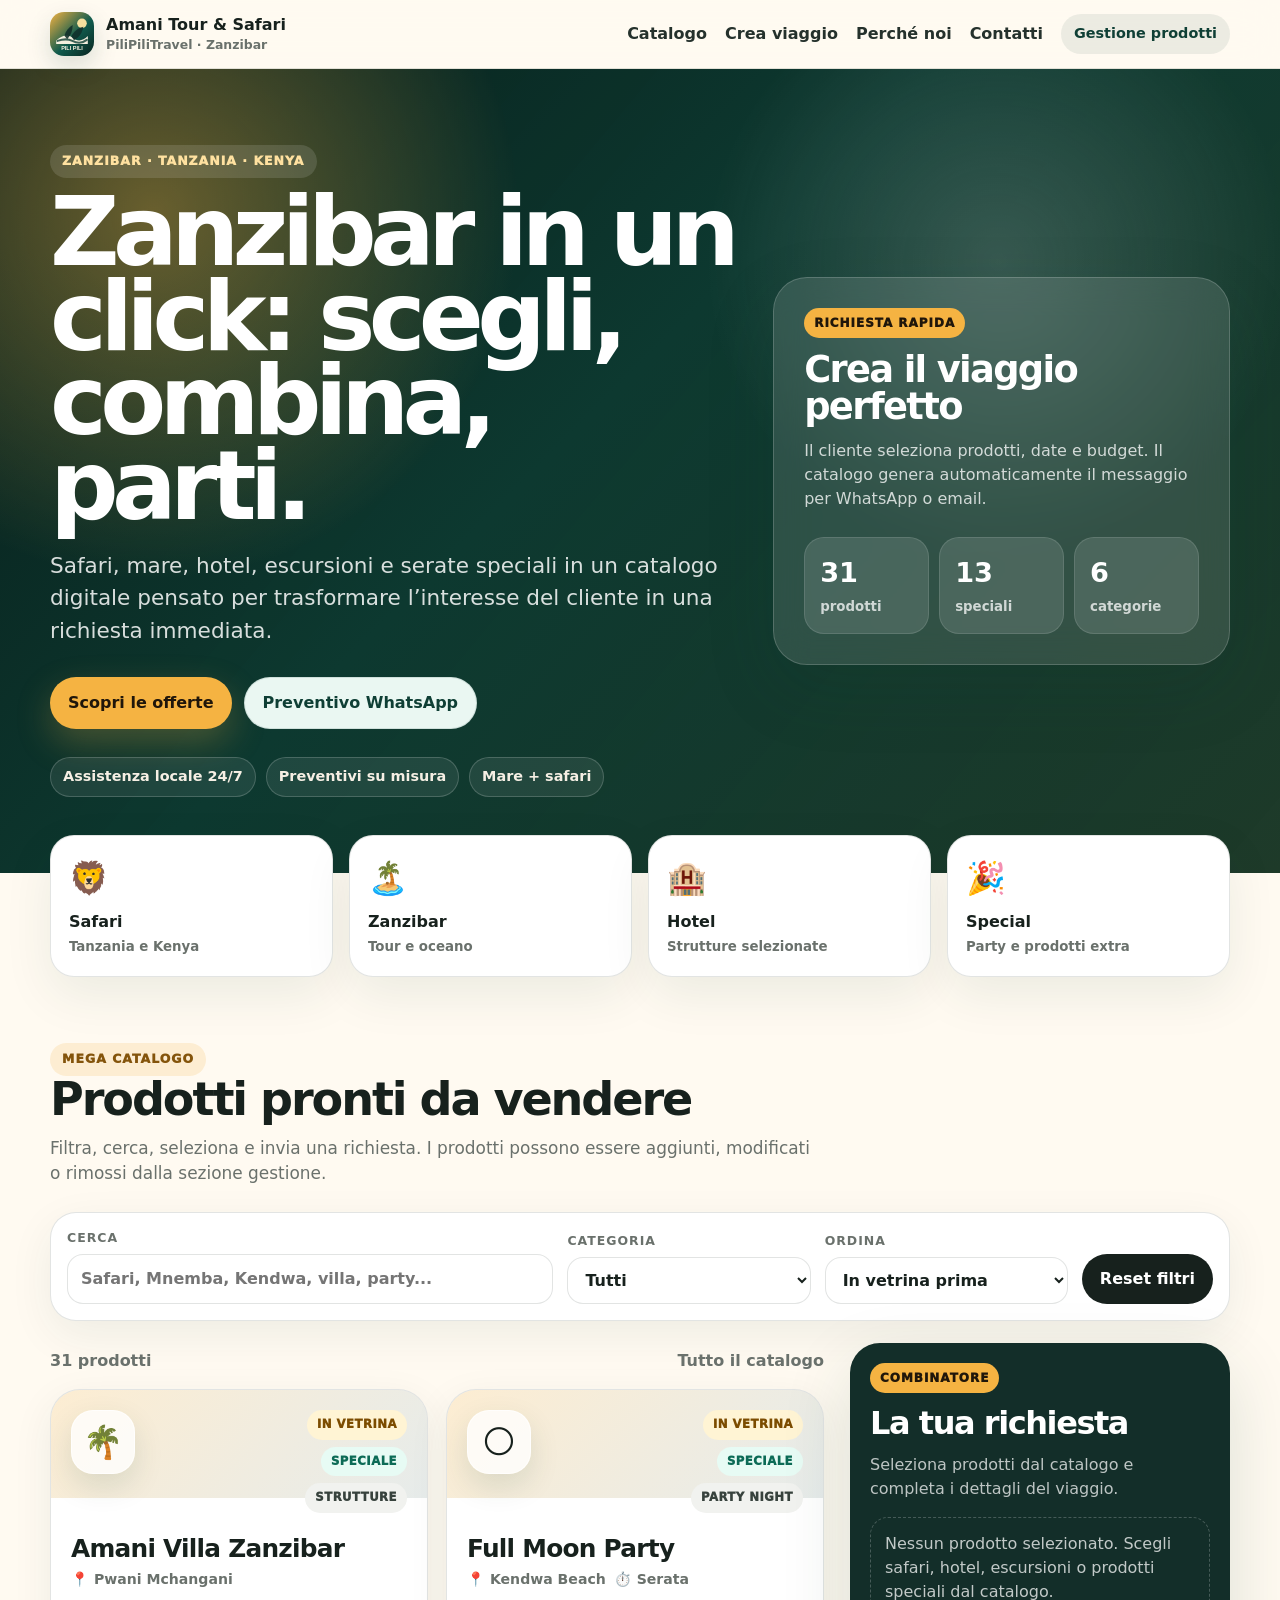
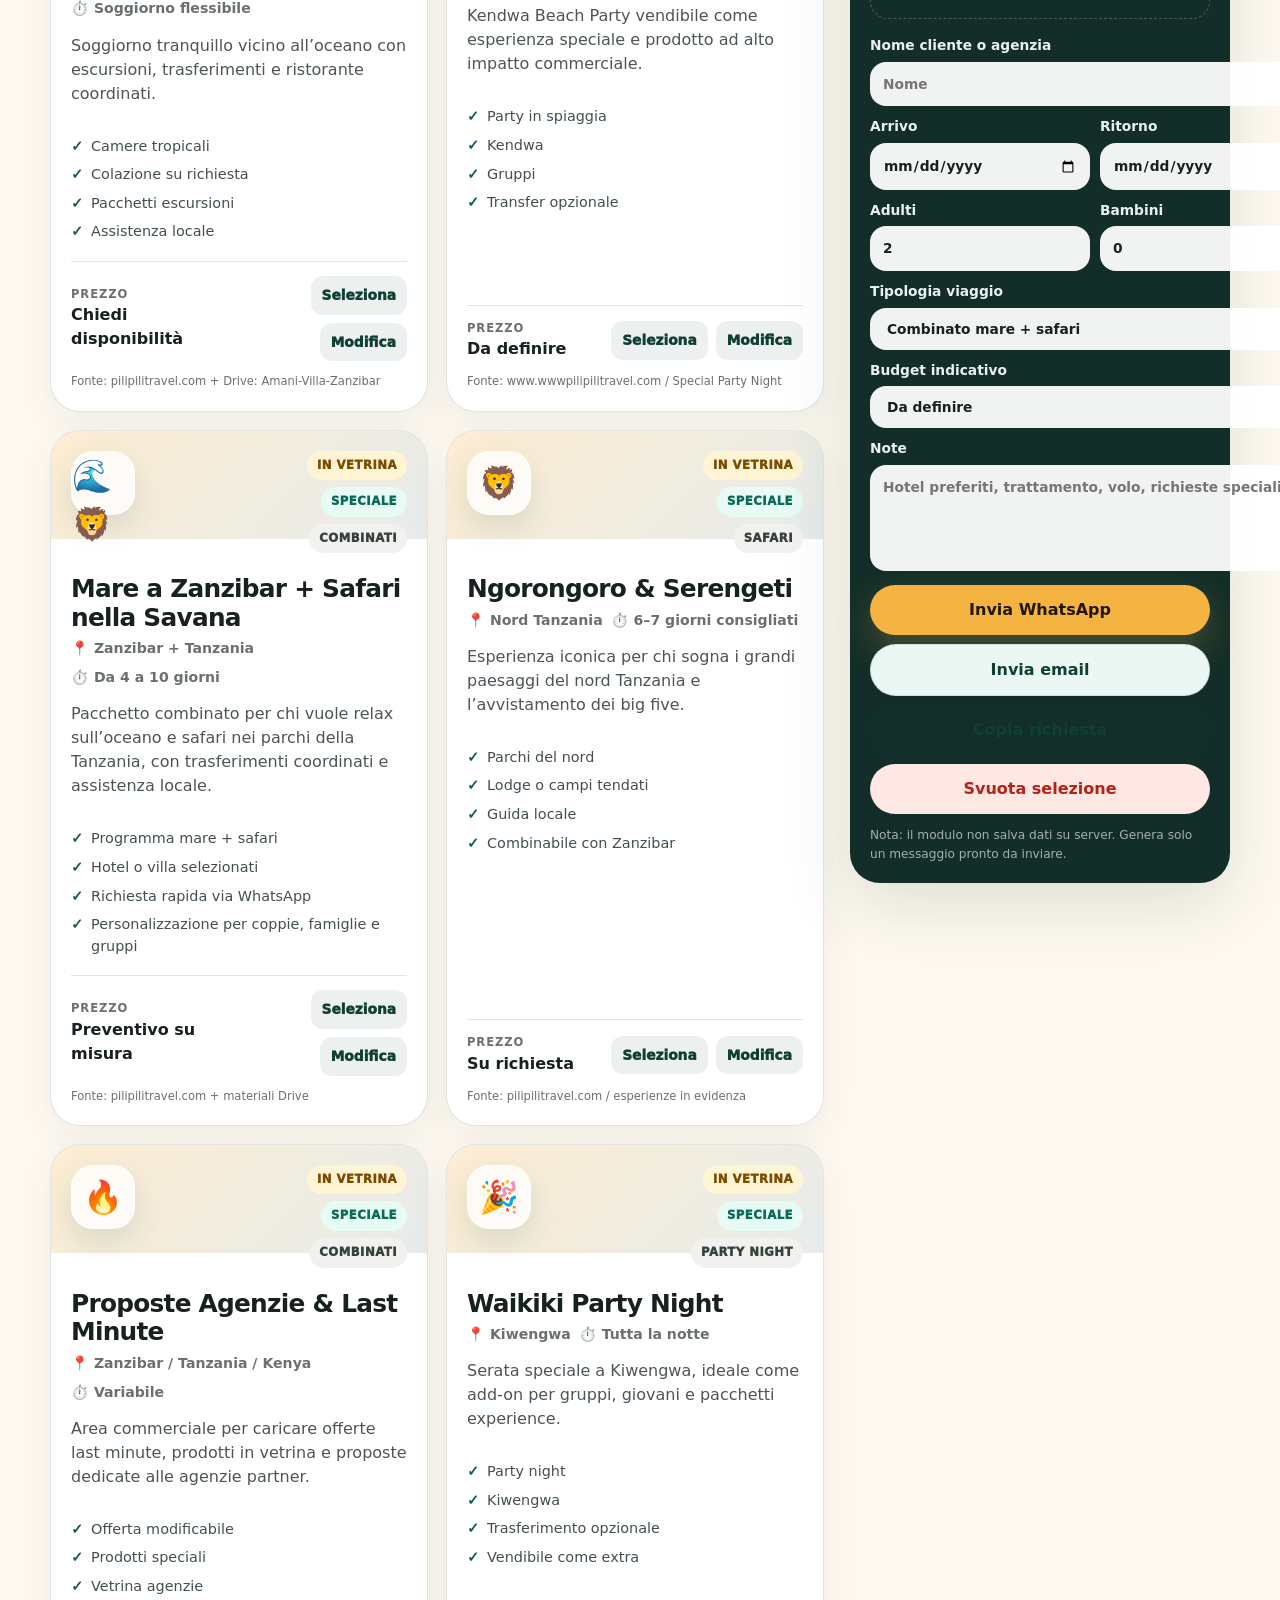
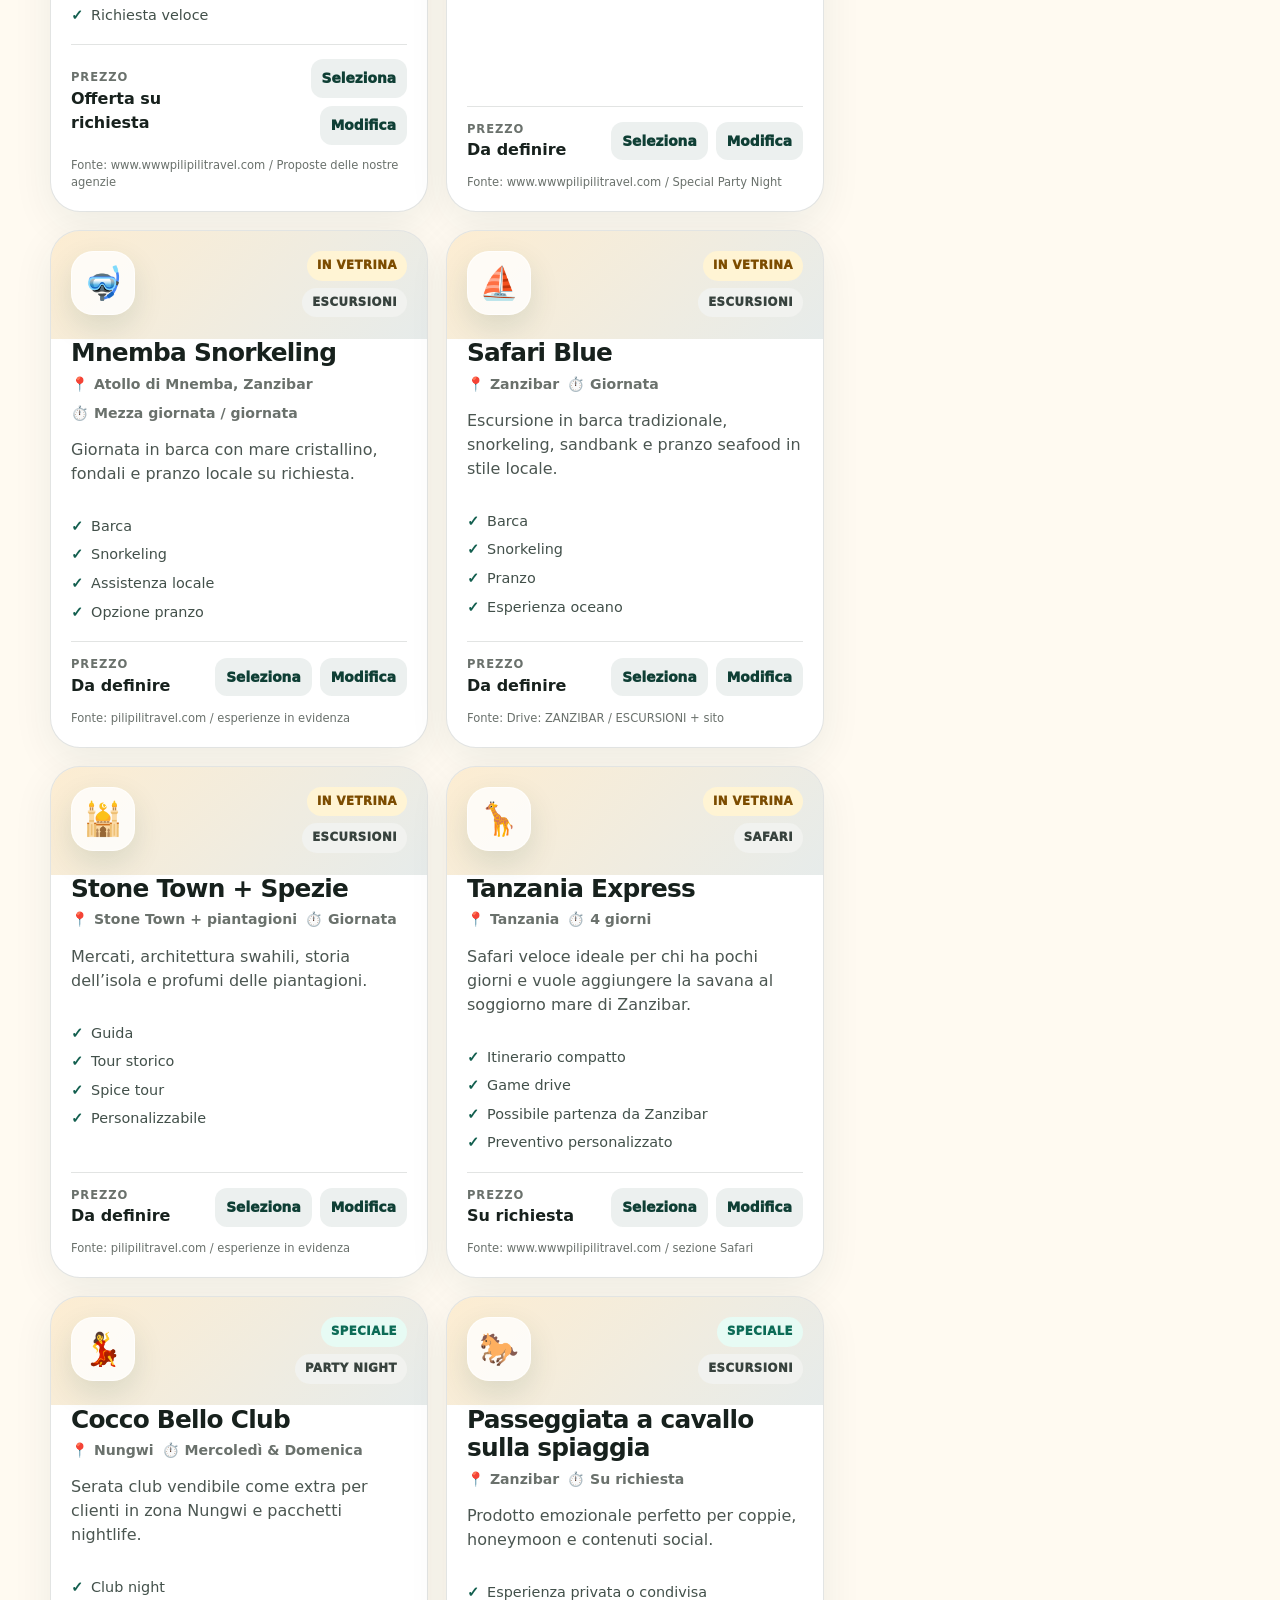
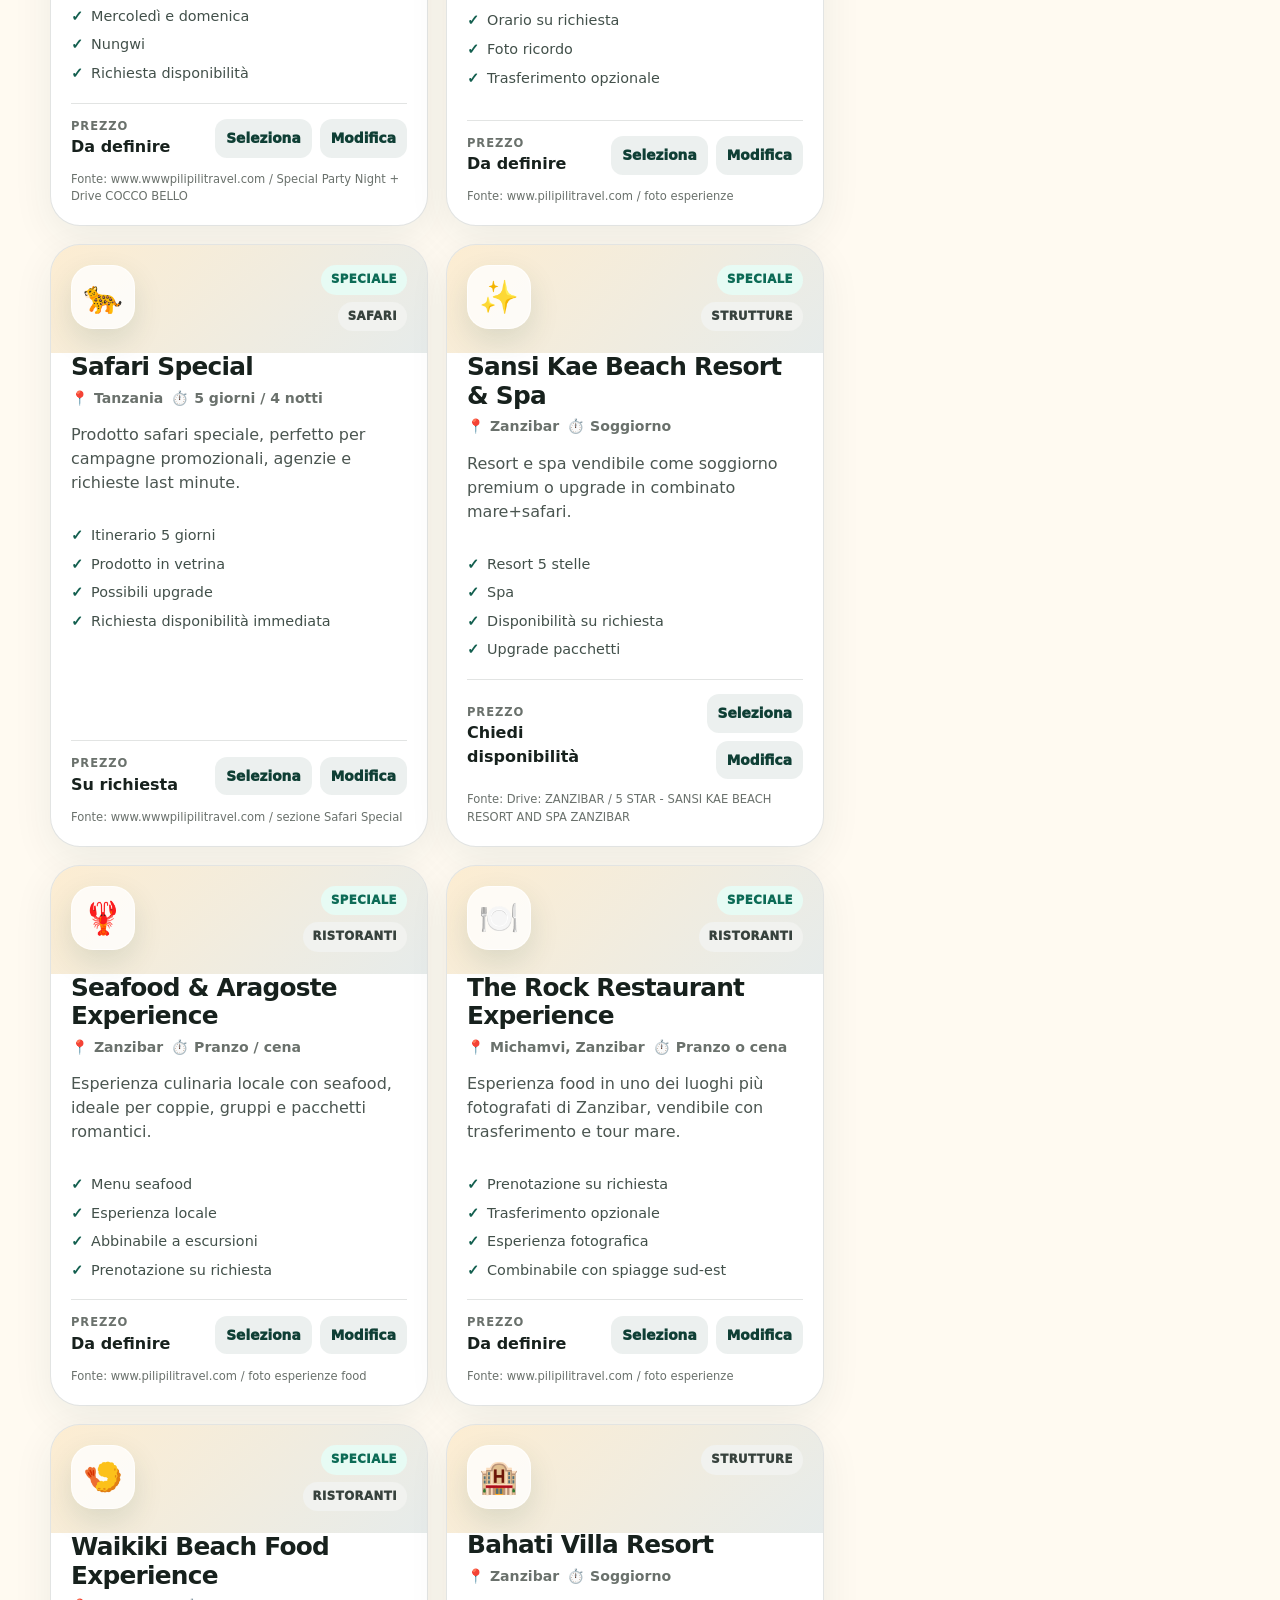
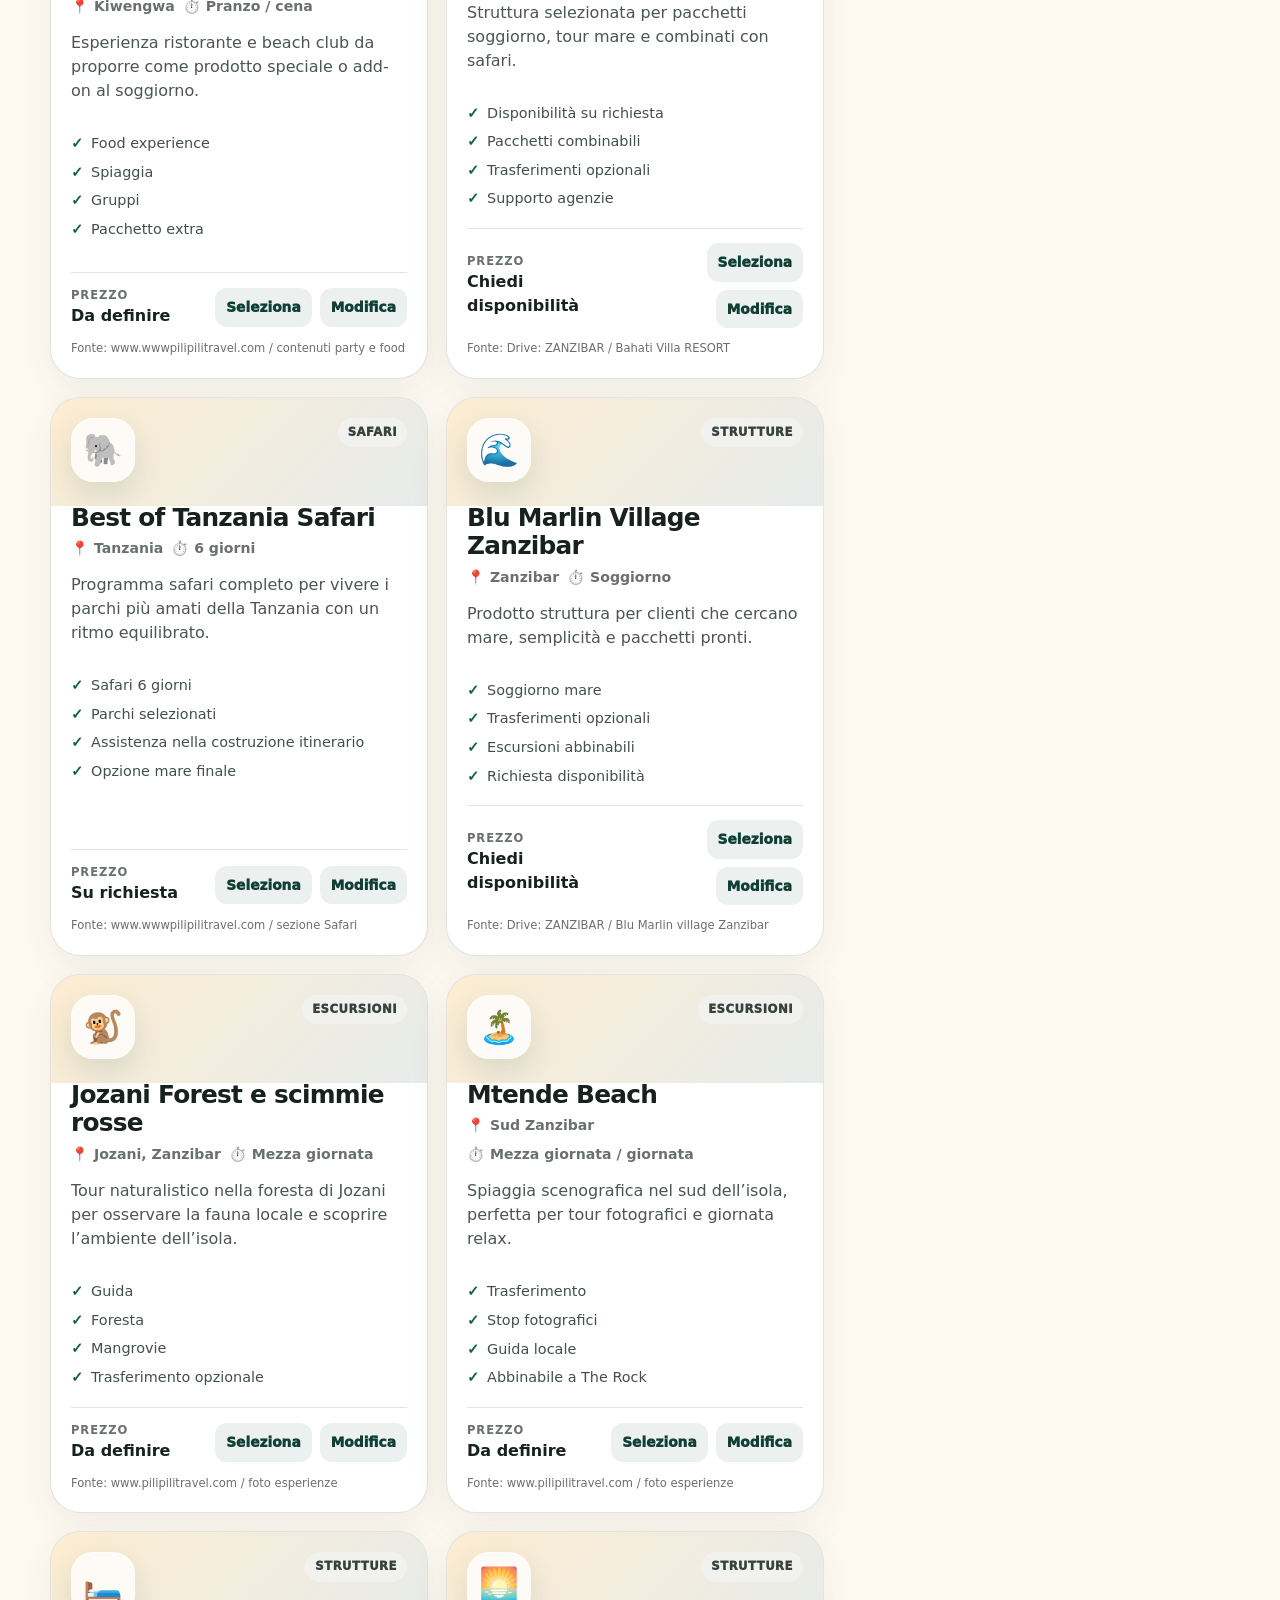
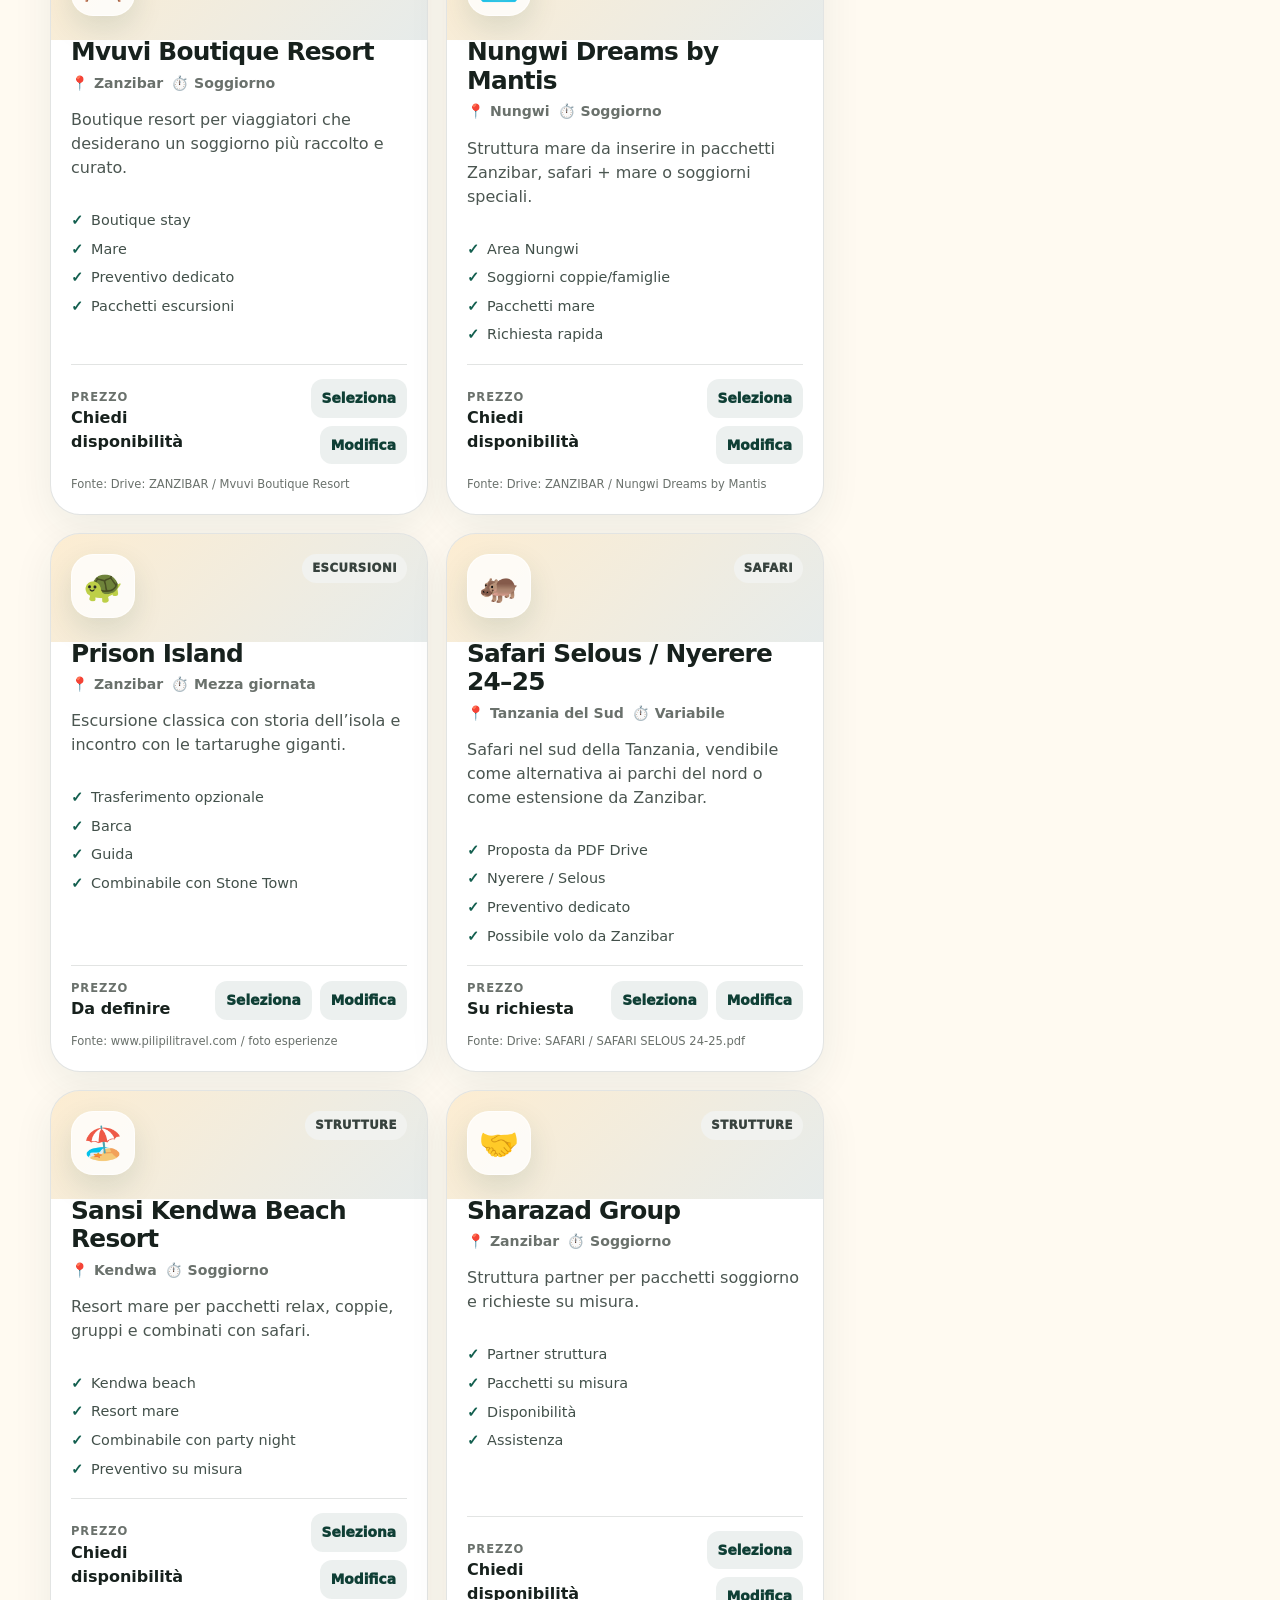
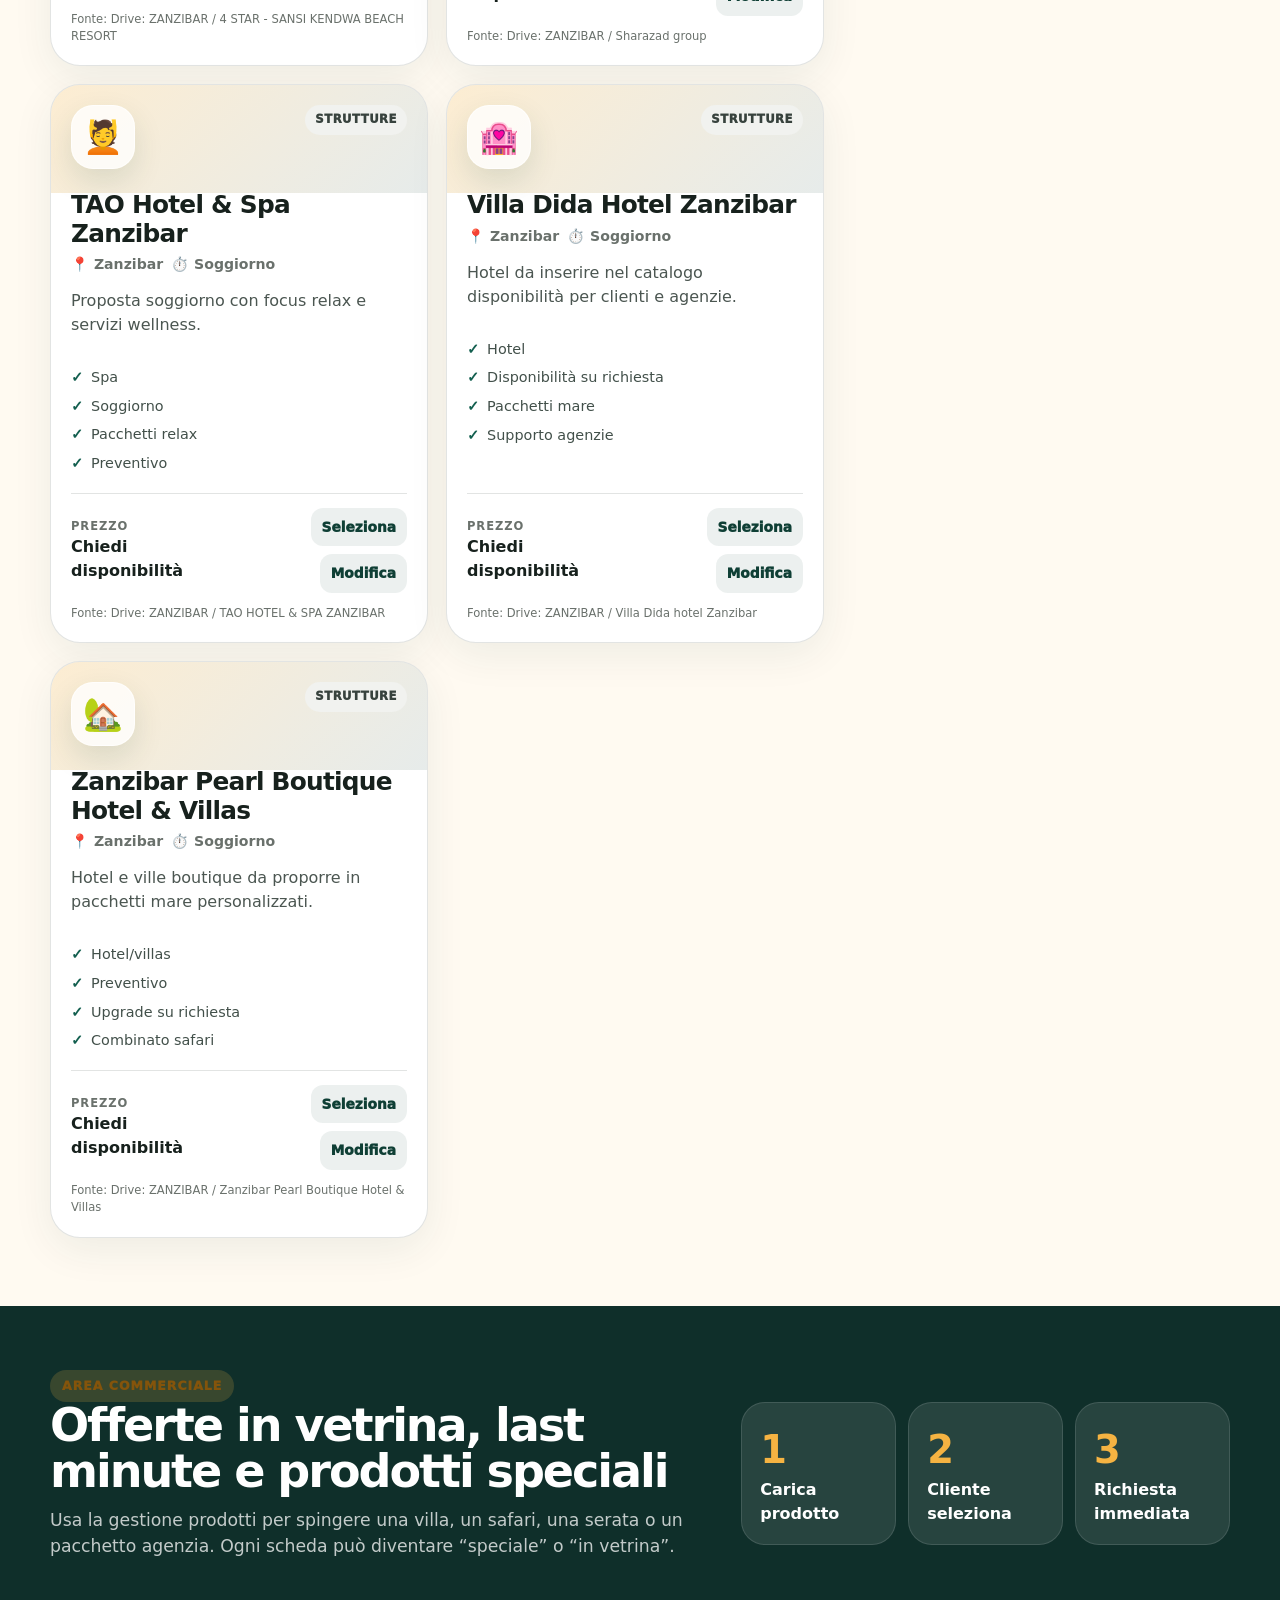
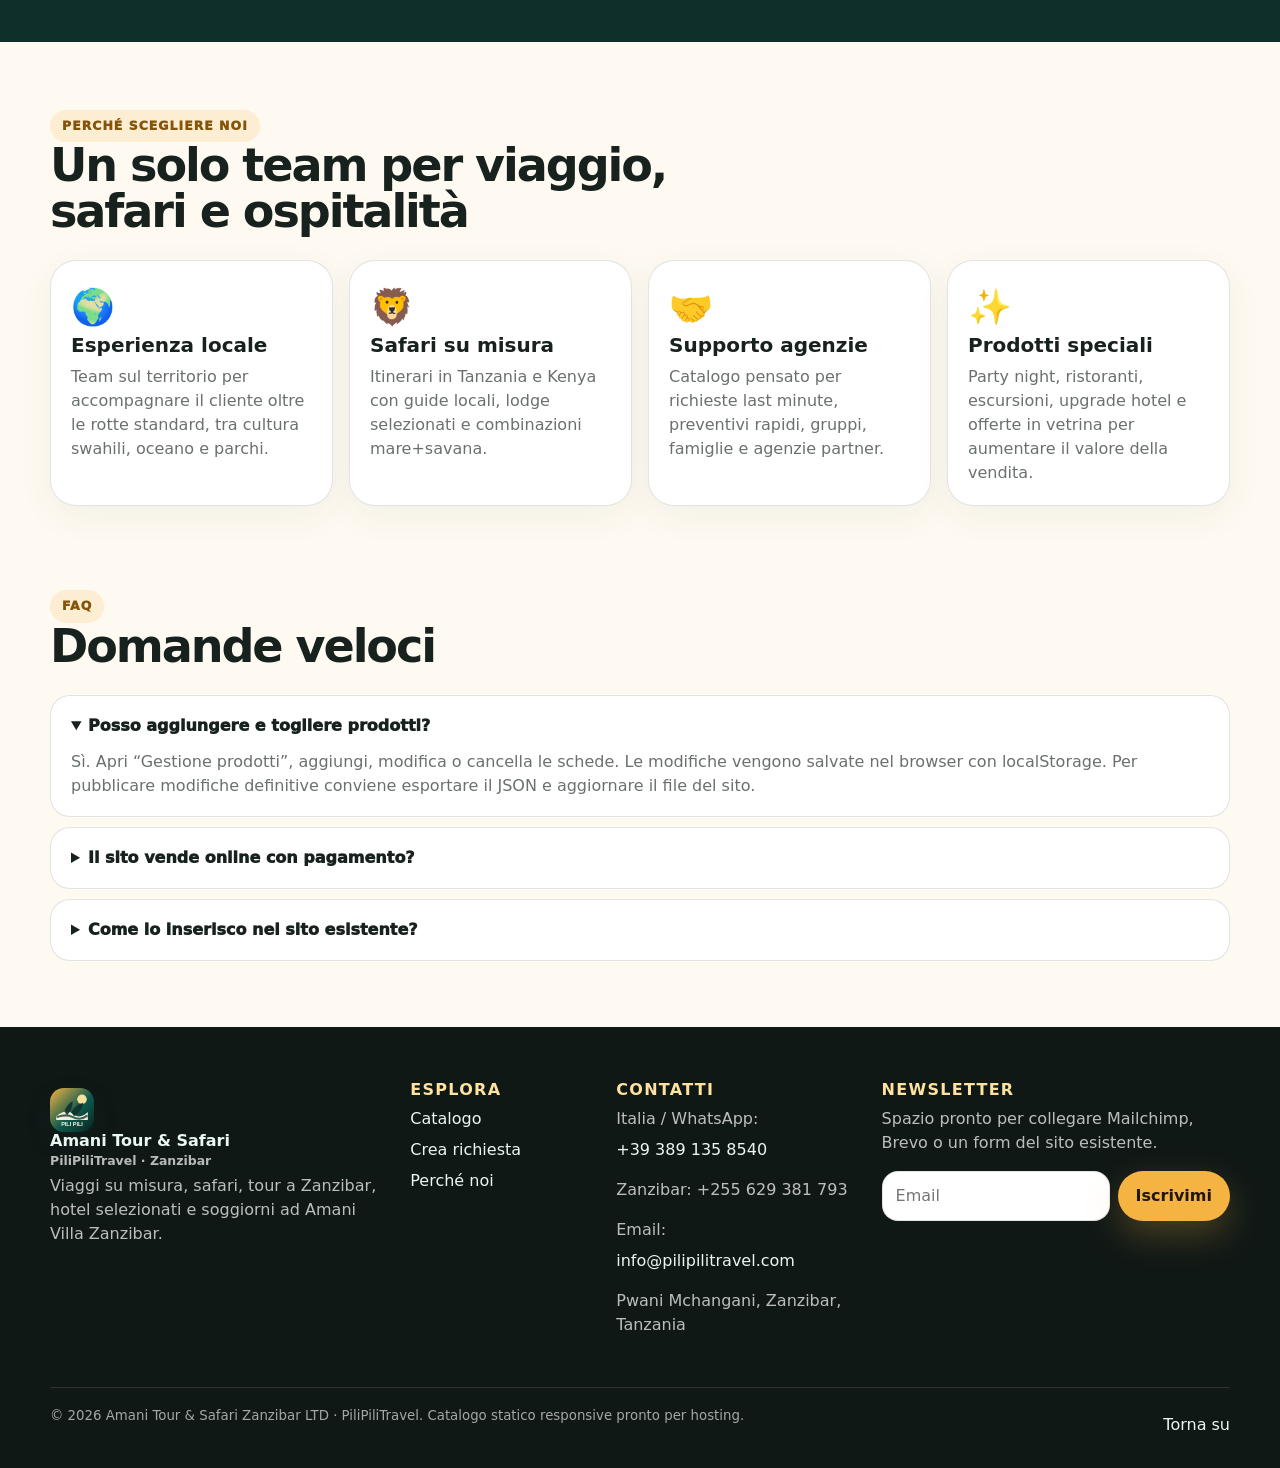
<file: index.html>
<!doctype html>
<html lang="it">
<head>
  <meta charset="utf-8" />
  <meta name="viewport" content="width=device-width, initial-scale=1" />
  <title>PiliPiliTravel Mega Catalogo | Safari, Zanzibar, Hotel ed Esperienze</title>
  <meta name="description" content="Catalogo online modificabile per vendere safari, Zanzibar, strutture, escursioni, ristoranti e party night con richiesta WhatsApp ed email." />
  <meta name="theme-color" content="#0f2f2a" />
  <link rel="icon" href="assets/logo.svg" type="image/svg+xml" />
  <link rel="stylesheet" href="assets/styles.css" />
</head>
<body>
  <a class="skip-link" href="#catalogo">Vai al catalogo</a>

  <header class="site-header" id="top">
    <nav class="nav" aria-label="Navigazione principale">
      <a class="brand" href="#top" aria-label="PiliPiliTravel home">
        <img src="assets/logo.svg" alt="" width="44" height="44" />
        <span>
          <strong>Amani Tour & Safari</strong>
          <small>PiliPiliTravel · Zanzibar</small>
        </span>
      </a>
      <button class="nav-toggle" type="button" aria-expanded="false" aria-controls="navLinks">Menu</button>
      <div class="nav-links" id="navLinks">
        <a href="#catalogo">Catalogo</a>
        <a href="#combinatore">Crea viaggio</a>
        <a href="#perche-noi">Perché noi</a>
        <a href="#contatti">Contatti</a>
        <button class="btn btn-ghost btn-small" id="openAdmin" type="button">Gestione prodotti</button>
      </div>
    </nav>
  </header>

  <main>
    <section class="hero">
      <div class="hero-bg"></div>
      <div class="container hero-grid">
        <div class="hero-copy">
          <p class="eyebrow">Zanzibar · Tanzania · Kenya</p>
          <h1>Zanzibar in un click: scegli, combina, parti.</h1>
          <p class="hero-subtitle">Safari, mare, hotel, escursioni e serate speciali in un catalogo digitale pensato per trasformare l’interesse del cliente in una richiesta immediata.</p>
          <div class="hero-actions">
            <a class="btn btn-primary" href="#catalogo">Scopri le offerte</a>
            <a class="btn btn-secondary" id="heroWhatsApp" href="#" target="_blank" rel="noopener">Preventivo WhatsApp</a>
          </div>
          <div class="trust-row" aria-label="Punti di forza">
            <span>Assistenza locale 24/7</span>
            <span>Preventivi su misura</span>
            <span>Mare + safari</span>
          </div>
        </div>
        <aside class="hero-card" aria-label="Richiesta rapida">
          <span class="card-label">Richiesta rapida</span>
          <h2>Crea il viaggio perfetto</h2>
          <p>Il cliente seleziona prodotti, date e budget. Il catalogo genera automaticamente il messaggio per WhatsApp o email.</p>
          <div class="mini-stats">
            <div><strong id="statProducts">0</strong><small>prodotti</small></div>
            <div><strong id="statSpecials">0</strong><small>speciali</small></div>
            <div><strong>6</strong><small>categorie</small></div>
          </div>
        </aside>
      </div>
    </section>

    <section class="container intro-strip" aria-label="Categorie principali">
      <article><span>🦁</span><strong>Safari</strong><small>Tanzania e Kenya</small></article>
      <article><span>🏝️</span><strong>Zanzibar</strong><small>Tour e oceano</small></article>
      <article><span>🏨</span><strong>Hotel</strong><small>Strutture selezionate</small></article>
      <article><span>🎉</span><strong>Special</strong><small>Party e prodotti extra</small></article>
    </section>

    <section class="container" id="catalogo">
      <div class="section-heading">
        <span class="eyebrow">Mega catalogo</span>
        <h2>Prodotti pronti da vendere</h2>
        <p>Filtra, cerca, seleziona e invia una richiesta. I prodotti possono essere aggiunti, modificati o rimossi dalla sezione gestione.</p>
      </div>

      <div class="toolbar" aria-label="Filtri catalogo">
        <label class="search-box">
          <span>Cerca</span>
          <input id="searchInput" type="search" placeholder="Safari, Mnemba, Kendwa, villa, party..." autocomplete="off" />
        </label>
        <label>
          <span>Categoria</span>
          <select id="categoryFilter"></select>
        </label>
        <label>
          <span>Ordina</span>
          <select id="sortFilter">
            <option value="featured">In vetrina prima</option>
            <option value="az">Nome A-Z</option>
            <option value="category">Categoria</option>
            <option value="special">Speciali prima</option>
          </select>
        </label>
        <button class="btn btn-dark" id="clearFilters" type="button">Reset filtri</button>
      </div>

      <div class="catalog-layout">
        <div>
          <div class="result-bar">
            <span id="resultCount">0 prodotti</span>
            <span id="activeFilterLabel">Tutto il catalogo</span>
          </div>
          <div class="product-grid" id="productGrid" aria-live="polite"></div>
        </div>
        <aside class="cart-panel" id="combinatore" aria-label="Combinatore richiesta">
          <div class="cart-sticky">
            <span class="card-label">Combinatore</span>
            <h2>La tua richiesta</h2>
            <p class="muted">Seleziona prodotti dal catalogo e completa i dettagli del viaggio.</p>
            <div class="cart-items" id="cartItems"></div>
            <form class="request-form" id="requestForm">
              <label>Nome cliente o agenzia
                <input name="name" placeholder="Nome" />
              </label>
              <div class="two-cols">
                <label>Arrivo
                  <input name="arrival" type="date" />
                </label>
                <label>Ritorno
                  <input name="return" type="date" />
                </label>
              </div>
              <div class="two-cols">
                <label>Adulti
                  <input name="adults" type="number" min="0" value="2" />
                </label>
                <label>Bambini
                  <input name="children" type="number" min="0" value="0" />
                </label>
              </div>
              <label>Tipologia viaggio
                <select name="style">
                  <option>Combinato mare + safari</option>
                  <option>Solo safari</option>
                  <option>Solo oceano</option>
                  <option>Escursioni a Zanzibar</option>
                  <option>Hotel / struttura</option>
                  <option>Prodotto speciale / party</option>
                  <option>Richiesta agenzia</option>
                </select>
              </label>
              <label>Budget indicativo
                <select name="budget">
                  <option>Da definire</option>
                  <option>Fino a 1.000 USD a persona</option>
                  <option>1.000 - 2.000 USD a persona</option>
                  <option>2.000 - 3.000 USD a persona</option>
                  <option>3.000 - 5.000 USD a persona</option>
                  <option>Oltre 5.000 USD a persona</option>
                </select>
              </label>
              <label>Note
                <textarea name="notes" rows="4" placeholder="Hotel preferiti, trattamento, volo, richieste speciali..."></textarea>
              </label>
            </form>
            <div class="cart-actions">
              <a class="btn btn-primary full" id="whatsappLink" href="#" target="_blank" rel="noopener">Invia WhatsApp</a>
              <a class="btn btn-secondary full" id="emailLink" href="#">Invia email</a>
              <button class="btn btn-ghost full" id="copyRequest" type="button">Copia richiesta</button>
              <button class="btn btn-danger full" id="emptyCart" type="button">Svuota selezione</button>
            </div>
            <p class="small-note">Nota: il modulo non salva dati su server. Genera solo un messaggio pronto da inviare.</p>
          </div>
        </aside>
      </div>
    </section>

    <section class="sales-section">
      <div class="container sales-grid">
        <div>
          <span class="eyebrow">Area commerciale</span>
          <h2>Offerte in vetrina, last minute e prodotti speciali</h2>
          <p>Usa la gestione prodotti per spingere una villa, un safari, una serata o un pacchetto agenzia. Ogni scheda può diventare “speciale” o “in vetrina”.</p>
        </div>
        <div class="sales-cards">
          <article><strong>1</strong><span>Carica prodotto</span></article>
          <article><strong>2</strong><span>Cliente seleziona</span></article>
          <article><strong>3</strong><span>Richiesta immediata</span></article>
        </div>
      </div>
    </section>

    <section class="container why" id="perche-noi">
      <div class="section-heading">
        <span class="eyebrow">Perché scegliere noi</span>
        <h2>Un solo team per viaggio, safari e ospitalità</h2>
      </div>
      <div class="why-grid">
        <article>
          <span>🌍</span>
          <h3>Esperienza locale</h3>
          <p>Team sul territorio per accompagnare il cliente oltre le rotte standard, tra cultura swahili, oceano e parchi.</p>
        </article>
        <article>
          <span>🦁</span>
          <h3>Safari su misura</h3>
          <p>Itinerari in Tanzania e Kenya con guide locali, lodge selezionati e combinazioni mare+savana.</p>
        </article>
        <article>
          <span>🤝</span>
          <h3>Supporto agenzie</h3>
          <p>Catalogo pensato per richieste last minute, preventivi rapidi, gruppi, famiglie e agenzie partner.</p>
        </article>
        <article>
          <span>✨</span>
          <h3>Prodotti speciali</h3>
          <p>Party night, ristoranti, escursioni, upgrade hotel e offerte in vetrina per aumentare il valore della vendita.</p>
        </article>
      </div>
    </section>

    <section class="container faq" aria-label="Domande frequenti">
      <div class="section-heading">
        <span class="eyebrow">FAQ</span>
        <h2>Domande veloci</h2>
      </div>
      <details open>
        <summary>Posso aggiungere e togliere prodotti?</summary>
        <p>Sì. Apri “Gestione prodotti”, aggiungi, modifica o cancella le schede. Le modifiche vengono salvate nel browser con localStorage. Per pubblicare modifiche definitive conviene esportare il JSON e aggiornare il file del sito.</p>
      </details>
      <details>
        <summary>Il sito vende online con pagamento?</summary>
        <p>Questa versione è ottimizzata per richiesta preventivo via WhatsApp/email. Si può collegare in futuro a pagamento online, CRM, Google Sheet, Stripe o WooCommerce.</p>
      </details>
      <details>
        <summary>Come lo inserisco nel sito esistente?</summary>
        <p>Carica la cartella sul tuo hosting e collega la pagina index.html. In alternativa puoi incorporarla con un iframe nella pagina del sito principale.</p>
      </details>
    </section>
  </main>

  <footer class="footer" id="contatti">
    <div class="container footer-grid">
      <div>
        <a class="brand footer-brand" href="#top">
          <img src="assets/logo.svg" alt="" width="44" height="44" />
          <span><strong>Amani Tour & Safari</strong><small>PiliPiliTravel · Zanzibar</small></span>
        </a>
        <p>Viaggi su misura, safari, tour a Zanzibar, hotel selezionati e soggiorni ad Amani Villa Zanzibar.</p>
      </div>
      <div>
        <h3>Esplora</h3>
        <a href="#catalogo">Catalogo</a>
        <a href="#combinatore">Crea richiesta</a>
        <a href="#perche-noi">Perché noi</a>
      </div>
      <div>
        <h3>Contatti</h3>
        <p>Italia / WhatsApp: <a href="https://wa.me/393891358540" target="_blank" rel="noopener">+39 389 135 8540</a></p>
        <p>Zanzibar: +255 629 381 793</p>
        <p>Email: <a href="mailto:info@pilipilitravel.com">info@pilipilitravel.com</a></p>
        <p>Pwani Mchangani, Zanzibar, Tanzania</p>
      </div>
      <div>
        <h3>Newsletter</h3>
        <p>Spazio pronto per collegare Mailchimp, Brevo o un form del sito esistente.</p>
        <form class="newsletter" onsubmit="event.preventDefault(); alert('Modulo demo: collega qui il tuo servizio newsletter.');">
          <input type="email" placeholder="Email" required />
          <button class="btn btn-primary" type="submit">Iscrivimi</button>
        </form>
      </div>
    </div>
    <div class="container footer-bottom">
      <small>© <span id="year"></span> Amani Tour & Safari Zanzibar LTD · PiliPiliTravel. Catalogo statico responsive pronto per hosting.</small>
      <a href="#top">Torna su</a>
    </div>
  </footer>

  <dialog class="admin-modal" id="adminDialog" aria-label="Gestione prodotti">
    <div class="admin-shell">
      <div class="admin-head">
        <div>
          <span class="eyebrow">Gestione catalogo</span>
          <h2>Aggiungi, modifica o rimuovi prodotti</h2>
          <p>Le modifiche restano nel browser. Esporta il JSON per salvarle e pubblicarle.</p>
        </div>
        <button class="icon-btn" id="closeAdmin" type="button" aria-label="Chiudi">×</button>
      </div>

      <div class="admin-actions">
        <button class="btn btn-primary" id="newProduct" type="button">Nuovo prodotto</button>
        <button class="btn btn-secondary" id="exportProducts" type="button">Esporta JSON</button>
        <label class="btn btn-secondary file-btn">Importa JSON<input id="importProducts" type="file" accept="application/json" /></label>
        <button class="btn btn-danger" id="resetProducts" type="button">Ripristina catalogo base</button>
      </div>

      <form class="admin-form" id="productForm">
        <input type="hidden" name="id" />
        <div class="two-cols">
          <label>Titolo prodotto<input name="title" required /></label>
          <label>Categoria
            <select name="category" required>
              <option>Combinati</option>
              <option>Safari</option>
              <option>Escursioni</option>
              <option>Strutture</option>
              <option>Ristoranti</option>
              <option>Party Night</option>
            </select>
          </label>
        </div>
        <div class="three-cols">
          <label>Località<input name="location" /></label>
          <label>Durata<input name="duration" /></label>
          <label>Prezzo<input name="price" /></label>
        </div>
        <div class="three-cols">
          <label>Badge<input name="badge" /></label>
          <label>Emoji/Icona<input name="emoji" placeholder="🌴" /></label>
          <label>Fonte<input name="source" /></label>
        </div>
        <label>Descrizione<textarea name="description" rows="4" required></textarea></label>
        <label>Inclusioni, separate da punto e virgola<textarea name="inclusions" rows="3" placeholder="Guida; trasferimento; pranzo"></textarea></label>
        <div class="check-row">
          <label><input name="featured" type="checkbox" /> In vetrina</label>
          <label><input name="special" type="checkbox" /> Prodotto speciale</label>
        </div>
        <div class="admin-form-actions">
          <button class="btn btn-primary" type="submit">Salva prodotto</button>
          <button class="btn btn-ghost" id="cancelEdit" type="button">Pulisci form</button>
        </div>
      </form>

      <div class="admin-list" id="adminList"></div>
    </div>
  </dialog>

  <div class="toast" id="toast" role="status" aria-live="polite"></div>

  <script src="assets/app.js"></script>
</body>
</html>
</file>
<file: assets/styles.css>
:root{
  --bg:#fffaf1;
  --paper:#ffffff;
  --ink:#17211d;
  --muted:#6a716c;
  --brand:#0f3f35;
  --brand-2:#135f4f;
  --accent:#f5b342;
  --accent-2:#fbdf9d;
  --danger:#b42318;
  --line:rgba(23,33,29,.12);
  --shadow:0 24px 70px rgba(15,63,53,.14);
  --radius:26px;
  color-scheme:light;
}
*{box-sizing:border-box}
html{scroll-behavior:smooth}
body{margin:0;font-family:Inter,ui-sans-serif,system-ui,-apple-system,BlinkMacSystemFont,"Segoe UI",sans-serif;background:var(--bg);color:var(--ink);line-height:1.5}
a{color:inherit;text-decoration:none}
img{max-width:100%;display:block}
button,input,select,textarea{font:inherit}
.container{width:min(1180px,calc(100% - 32px));margin-inline:auto}
.skip-link{position:absolute;top:-80px;left:16px;background:var(--ink);color:white;padding:12px 16px;border-radius:12px;z-index:20}
.skip-link:focus{top:16px}
.site-header{position:sticky;top:0;z-index:50;background:rgba(255,250,241,.82);backdrop-filter:blur(18px);border-bottom:1px solid var(--line)}
.nav{width:min(1180px,calc(100% - 32px));margin:auto;display:flex;align-items:center;justify-content:space-between;gap:16px;padding:12px 0}
.brand{display:flex;align-items:center;gap:12px;font-weight:800}
.brand img{border-radius:14px;box-shadow:0 10px 25px rgba(15,63,53,.15)}
.brand span{display:grid;line-height:1.1}.brand small{font-weight:600;color:var(--muted);font-size:.78rem;margin-top:4px}
.nav-links{display:flex;align-items:center;gap:18px;font-weight:700;color:#25312c}
.nav-links a:hover{color:var(--brand-2)}
.nav-toggle{display:none;border:0;background:var(--ink);color:white;border-radius:14px;padding:10px 14px;font-weight:800}
.btn{border:0;border-radius:999px;padding:13px 18px;font-weight:900;display:inline-flex;align-items:center;justify-content:center;gap:8px;cursor:pointer;transition:.2s transform,.2s box-shadow,.2s background;white-space:nowrap}
.btn:hover{transform:translateY(-1px)}
.btn-primary{background:var(--accent);color:#20160a;box-shadow:0 14px 35px rgba(245,179,66,.25)}
.btn-primary:hover{background:#ffc85e}.btn-secondary{background:#eaf7f2;color:var(--brand);border:1px solid rgba(15,63,53,.12)}
.btn-dark{background:var(--ink);color:white}.btn-ghost{background:rgba(15,63,53,.08);color:var(--brand)}.btn-danger{background:#ffe7e3;color:var(--danger)}.btn-small{padding:9px 13px;font-size:.9rem}.full{width:100%}
.hero{position:relative;overflow:hidden;background:linear-gradient(135deg,#09231f 0%,#0f3f35 45%,#1e3a29 100%);color:white}
.hero-bg{position:absolute;inset:0;background:radial-gradient(circle at 12% 18%,rgba(245,179,66,.45),transparent 28%),radial-gradient(circle at 78% 24%,rgba(255,255,255,.18),transparent 25%),linear-gradient(130deg,rgba(0,0,0,.18),transparent);opacity:.9}
.hero-grid{position:relative;display:grid;grid-template-columns:1.2fr .8fr;gap:38px;align-items:center;min-height:650px;padding:76px 0}
.eyebrow{display:inline-flex;align-items:center;width:max-content;max-width:100%;border-radius:999px;background:rgba(245,179,66,.18);color:#84540b;padding:7px 12px;font-size:.78rem;font-weight:950;letter-spacing:.08em;text-transform:uppercase}
.hero .eyebrow{color:#ffe1a0;background:rgba(255,255,255,.12)}
h1,h2,h3,p{margin-top:0}h1{font-size:clamp(3.1rem,7.5vw,6.6rem);line-height:.88;letter-spacing:-.07em;margin-bottom:22px}h2{font-size:clamp(2rem,3.6vw,3.7rem);line-height:1;letter-spacing:-.045em;margin-bottom:14px}h3{font-size:1.25rem;line-height:1.15;margin-bottom:8px}.hero-subtitle{font-size:clamp(1.05rem,2vw,1.35rem);color:rgba(255,255,255,.84);max-width:720px}.hero-actions{display:flex;flex-wrap:wrap;gap:12px;margin:30px 0 28px}.trust-row{display:flex;flex-wrap:wrap;gap:10px}.trust-row span{border:1px solid rgba(255,255,255,.18);background:rgba(255,255,255,.08);border-radius:999px;padding:8px 12px;font-size:.9rem;font-weight:800;color:#f6efe4}.hero-card{background:rgba(255,255,255,.12);border:1px solid rgba(255,255,255,.18);backdrop-filter:blur(18px);border-radius:34px;padding:30px;box-shadow:var(--shadow)}.hero-card h2{font-size:2.3rem}.hero-card p{color:rgba(255,255,255,.78)}.card-label{display:inline-block;background:var(--accent);color:#20160a;border-radius:999px;padding:6px 10px;font-size:.75rem;font-weight:950;text-transform:uppercase;letter-spacing:.08em;margin-bottom:14px}.mini-stats{display:grid;grid-template-columns:repeat(3,1fr);gap:10px;margin-top:26px}.mini-stats div{background:rgba(255,255,255,.12);border:1px solid rgba(255,255,255,.12);border-radius:20px;padding:15px}.mini-stats strong{display:block;font-size:1.7rem}.mini-stats small{color:rgba(255,255,255,.75);font-weight:700}.intro-strip{display:grid;grid-template-columns:repeat(4,1fr);gap:16px;transform:translateY(-38px);position:relative;z-index:2}.intro-strip article{background:var(--paper);border:1px solid var(--line);border-radius:24px;padding:18px;box-shadow:0 18px 50px rgba(15,63,53,.08)}.intro-strip span{font-size:2rem}.intro-strip strong{display:block;margin-top:8px}.intro-strip small{color:var(--muted);font-weight:700}.section-heading{margin:28px 0 26px;max-width:760px}.section-heading p{color:var(--muted);font-size:1.06rem}.toolbar{display:grid;grid-template-columns:2fr 1fr 1fr auto;gap:14px;align-items:end;background:var(--paper);border:1px solid var(--line);border-radius:var(--radius);padding:16px;box-shadow:0 14px 45px rgba(15,63,53,.07);margin-bottom:22px}.toolbar label,.request-form label,.admin-form label{display:grid;gap:6px;font-weight:850;color:#2a342f}.toolbar span{font-size:.78rem;text-transform:uppercase;letter-spacing:.08em;color:var(--muted)}input,select,textarea{border:1px solid var(--line);border-radius:16px;padding:12px 13px;background:white;color:var(--ink);outline:none}input:focus,select:focus,textarea:focus{border-color:var(--accent);box-shadow:0 0 0 4px rgba(245,179,66,.18)}textarea{resize:vertical}.catalog-layout{display:grid;grid-template-columns:minmax(0,1fr) 380px;gap:26px;align-items:start}.result-bar{display:flex;align-items:center;justify-content:space-between;margin:6px 0 16px;color:var(--muted);font-weight:800}.product-grid{display:grid;grid-template-columns:repeat(2,minmax(0,1fr));gap:18px}.product-card{position:relative;overflow:hidden;background:var(--paper);border:1px solid var(--line);border-radius:30px;padding:20px;box-shadow:0 12px 42px rgba(15,63,53,.07);display:flex;flex-direction:column;min-height:395px}.product-card:before{content:"";position:absolute;inset:0 0 auto;min-height:108px;background:linear-gradient(135deg,rgba(245,179,66,.24),rgba(15,63,53,.1));z-index:0}.product-card>*{position:relative}.product-top{display:flex;align-items:flex-start;justify-content:space-between;gap:12px;margin-bottom:22px}.emoji-badge{width:64px;height:64px;border-radius:22px;background:rgba(255,255,255,.78);display:grid;place-items:center;font-size:2rem;border:1px solid rgba(255,255,255,.7);box-shadow:0 12px 30px rgba(15,63,53,.12)}.badge-stack{display:flex;flex-direction:column;gap:7px;align-items:flex-end}.pill{display:inline-flex;align-items:center;border-radius:999px;padding:6px 10px;font-size:.73rem;font-weight:950;text-transform:uppercase;letter-spacing:.04em}.pill-featured{background:#fff4d4;color:#7c4c00}.pill-special{background:#e7fbf4;color:#0c6b56}.pill-category{background:#f1f2ef;color:#37423d}.product-card h3{font-size:1.55rem;letter-spacing:-.03em;margin-bottom:6px}.meta{display:flex;flex-wrap:wrap;gap:8px;color:var(--muted);font-size:.88rem;font-weight:750;margin-bottom:14px}.description{color:#4b5651}.inclusions{list-style:none;padding:0;margin:14px 0 18px;display:grid;gap:7px}.inclusions li{display:flex;gap:8px;color:#42504a;font-size:.9rem}.inclusions li:before{content:"✓";color:var(--brand-2);font-weight:950}.product-bottom{margin-top:auto;border-top:1px solid var(--line);padding-top:14px;display:flex;align-items:center;justify-content:space-between;gap:14px}.price small{display:block;color:var(--muted);font-size:.72rem;font-weight:900;text-transform:uppercase;letter-spacing:.08em}.price strong{font-size:1rem}.product-actions{display:flex;gap:8px;flex-wrap:wrap;justify-content:flex-end}.icon-btn,.mini-btn{border:0;border-radius:12px;background:rgba(15,63,53,.08);color:var(--brand);font-weight:950;cursor:pointer}.icon-btn{width:40px;height:40px;font-size:1.6rem}.mini-btn{padding:9px 11px;font-size:.86rem}.mini-btn.active{background:var(--brand);color:white}.source{font-size:.72rem;color:var(--muted);margin-top:12px}.cart-panel{position:relative}.cart-sticky{position:sticky;top:92px;background:#132e29;color:white;border-radius:30px;padding:20px;box-shadow:var(--shadow)}.cart-sticky h2{font-size:2rem}.muted{color:var(--muted)}.cart-sticky .muted{color:rgba(255,255,255,.72)}.cart-items{display:grid;gap:9px;max-height:230px;overflow:auto;margin:16px 0}.empty-cart{border:1px dashed rgba(255,255,255,.22);border-radius:18px;padding:14px;color:rgba(255,255,255,.74)}.cart-item{display:flex;align-items:center;justify-content:space-between;gap:10px;background:rgba(255,255,255,.09);border:1px solid rgba(255,255,255,.12);border-radius:16px;padding:10px}.cart-item strong{font-size:.9rem}.cart-item small{display:block;color:rgba(255,255,255,.65)}.cart-item button{border:0;background:rgba(255,255,255,.12);color:white;border-radius:10px;width:30px;height:30px;cursor:pointer}.request-form{display:grid;gap:10px}.request-form label{font-size:.86rem;color:#e9f1ee}.request-form input,.request-form select,.request-form textarea{background:rgba(255,255,255,.94);border:0}.two-cols{display:grid;grid-template-columns:1fr 1fr;gap:10px}.three-cols{display:grid;grid-template-columns:repeat(3,1fr);gap:10px}.cart-actions{display:grid;gap:9px;margin-top:14px}.small-note{font-size:.76rem;color:rgba(255,255,255,.62);margin:12px 0 0}.sales-section{margin:68px 0;background:#0f2f2a;color:white;padding:64px 0;overflow:hidden}.sales-grid{display:grid;grid-template-columns:1.15fr .85fr;gap:30px;align-items:center}.sales-section h2{max-width:780px}.sales-section p{color:rgba(255,255,255,.75);font-size:1.08rem}.sales-cards{display:grid;grid-template-columns:repeat(3,1fr);gap:12px}.sales-cards article{background:rgba(255,255,255,.1);border:1px solid rgba(255,255,255,.12);border-radius:24px;padding:18px}.sales-cards strong{display:block;font-size:2.4rem;color:var(--accent)}.sales-cards span{font-weight:900}.why-grid{display:grid;grid-template-columns:repeat(4,1fr);gap:16px}.why-grid article{background:var(--paper);border:1px solid var(--line);border-radius:var(--radius);padding:20px;box-shadow:0 10px 35px rgba(15,63,53,.06)}.why-grid span{font-size:2.2rem}.why-grid p{color:var(--muted);margin:0}.faq{padding:56px 0}.faq details{background:var(--paper);border:1px solid var(--line);border-radius:20px;padding:18px 20px;margin-bottom:10px}.faq summary{font-weight:950;cursor:pointer}.faq p{color:var(--muted);margin:12px 0 0}.footer{background:#101816;color:white;padding:54px 0 24px}.footer-grid{display:grid;grid-template-columns:1.4fr .75fr 1fr 1fr;gap:28px}.footer a{display:block;color:#e9f7f1;margin:7px 0}.footer p{color:rgba(255,255,255,.72)}.footer h3{font-size:1rem;text-transform:uppercase;letter-spacing:.08em;color:#ffe1a0}.footer-brand small{color:rgba(255,255,255,.7)}.newsletter{display:flex;gap:8px}.newsletter input{min-width:0}.footer-bottom{border-top:1px solid rgba(255,255,255,.12);display:flex;justify-content:space-between;gap:16px;margin-top:34px;padding-top:18px;color:rgba(255,255,255,.62)}.admin-modal{width:min(1100px,calc(100% - 24px));border:0;border-radius:30px;padding:0;box-shadow:0 34px 120px rgba(0,0,0,.35);background:var(--paper);color:var(--ink)}.admin-modal::backdrop{background:rgba(0,0,0,.55);backdrop-filter:blur(4px)}.admin-shell{padding:24px}.admin-head{display:flex;align-items:flex-start;justify-content:space-between;gap:16px;border-bottom:1px solid var(--line);padding-bottom:16px}.admin-head h2{font-size:2.1rem}.admin-actions{display:flex;flex-wrap:wrap;gap:10px;margin:18px 0}.file-btn{position:relative;overflow:hidden}.file-btn input{position:absolute;inset:0;opacity:0;cursor:pointer}.admin-form{display:grid;gap:12px;background:#f7f2e7;border:1px solid var(--line);border-radius:24px;padding:16px}.check-row{display:flex;gap:18px;flex-wrap:wrap}.check-row label{display:flex;grid-auto-flow:column;align-items:center;font-weight:850}.admin-form-actions{display:flex;gap:10px;flex-wrap:wrap}.admin-list{display:grid;gap:10px;margin-top:18px;max-height:360px;overflow:auto}.admin-row{display:grid;grid-template-columns:1fr auto;gap:12px;align-items:center;background:white;border:1px solid var(--line);border-radius:18px;padding:12px}.admin-row p{margin:4px 0 0;color:var(--muted);font-size:.9rem}.admin-row-actions{display:flex;gap:8px}.toast{position:fixed;left:50%;bottom:22px;transform:translateX(-50%) translateY(20px);background:#101816;color:white;padding:12px 18px;border-radius:999px;box-shadow:0 18px 50px rgba(0,0,0,.25);opacity:0;pointer-events:none;transition:.25s;z-index:100}.toast.show{opacity:1;transform:translateX(-50%) translateY(0)}
@media (max-width:1020px){.hero-grid,.catalog-layout,.sales-grid{grid-template-columns:1fr}.hero-grid{min-height:auto}.cart-sticky{position:relative;top:auto}.toolbar{grid-template-columns:1fr 1fr}.product-grid{grid-template-columns:repeat(2,minmax(0,1fr))}.why-grid,.footer-grid{grid-template-columns:repeat(2,1fr)}}
@media (max-width:760px){.nav{align-items:flex-start}.nav-toggle{display:inline-flex}.nav-links{position:absolute;left:16px;right:16px;top:72px;display:none;flex-direction:column;align-items:stretch;background:white;border:1px solid var(--line);border-radius:22px;padding:16px;box-shadow:var(--shadow)}.nav-links.open{display:flex}.hero-grid{padding:54px 0}.hero-card{padding:22px}.intro-strip,.product-grid,.toolbar,.why-grid,.footer-grid,.sales-cards{grid-template-columns:1fr}.intro-strip{transform:none;margin-top:18px}.catalog-layout{gap:18px}.two-cols,.three-cols{grid-template-columns:1fr}.product-bottom{align-items:flex-start;flex-direction:column}.product-actions{justify-content:flex-start}.footer-bottom,.newsletter{flex-direction:column}.admin-row{grid-template-columns:1fr}.admin-row-actions{justify-content:flex-start}h1{font-size:3.2rem}.hero-actions .btn{width:100%}}
@media print{.site-header,.toolbar,.cart-panel,.sales-section,.admin-modal,.toast,.footer{display:none!important}.product-grid{grid-template-columns:repeat(2,1fr)}body{background:white}.product-card{box-shadow:none;break-inside:avoid}}
</file>
